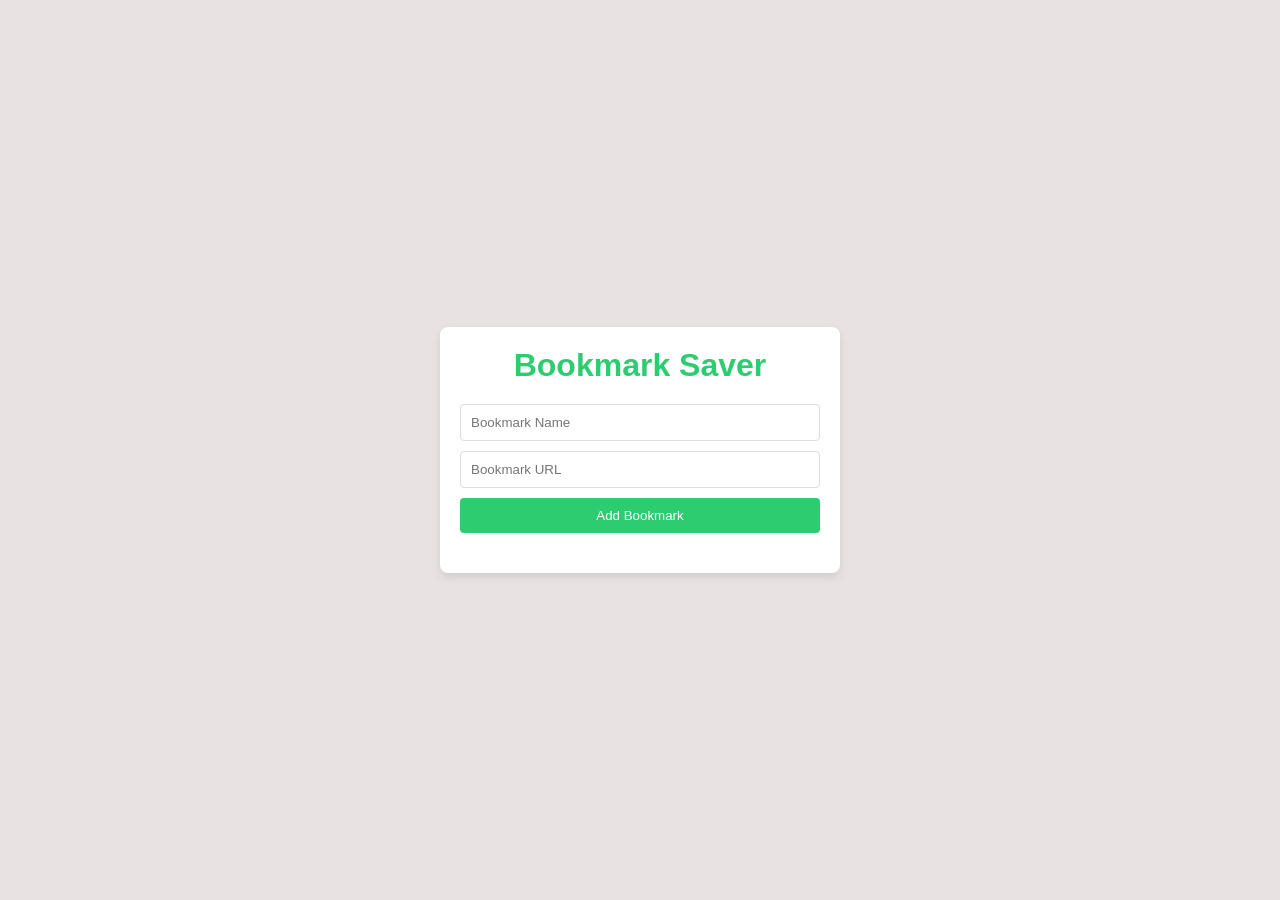
<file: Bookmark-Saver/index.html>
<!DOCTYPE html>
<html lang="en">
<head>
    <meta charset="UTF-8">
    <meta name="viewport" content="width=device-width, initial-scale=1.0">
    <title>Bookmark Saver</title>
    <link rel="stylesheet" href="style.css">
    
</head>
<body>
    <div class="app-container">
        <h1>Bookmark Saver</h1>
        <div class="input-container">
            <input type="text" id="bookmark-name" placeholder="Bookmark Name" />
            <input type="url" id="bookmark-url" placeholder="Bookmark URL" />
            <button id="add-bookmark">Add Bookmark</button>
        </div>

        <ul id="bookmark-list"></ul>
    </div>
    <script src="script.js"></script>
</body>
</html>
</file>
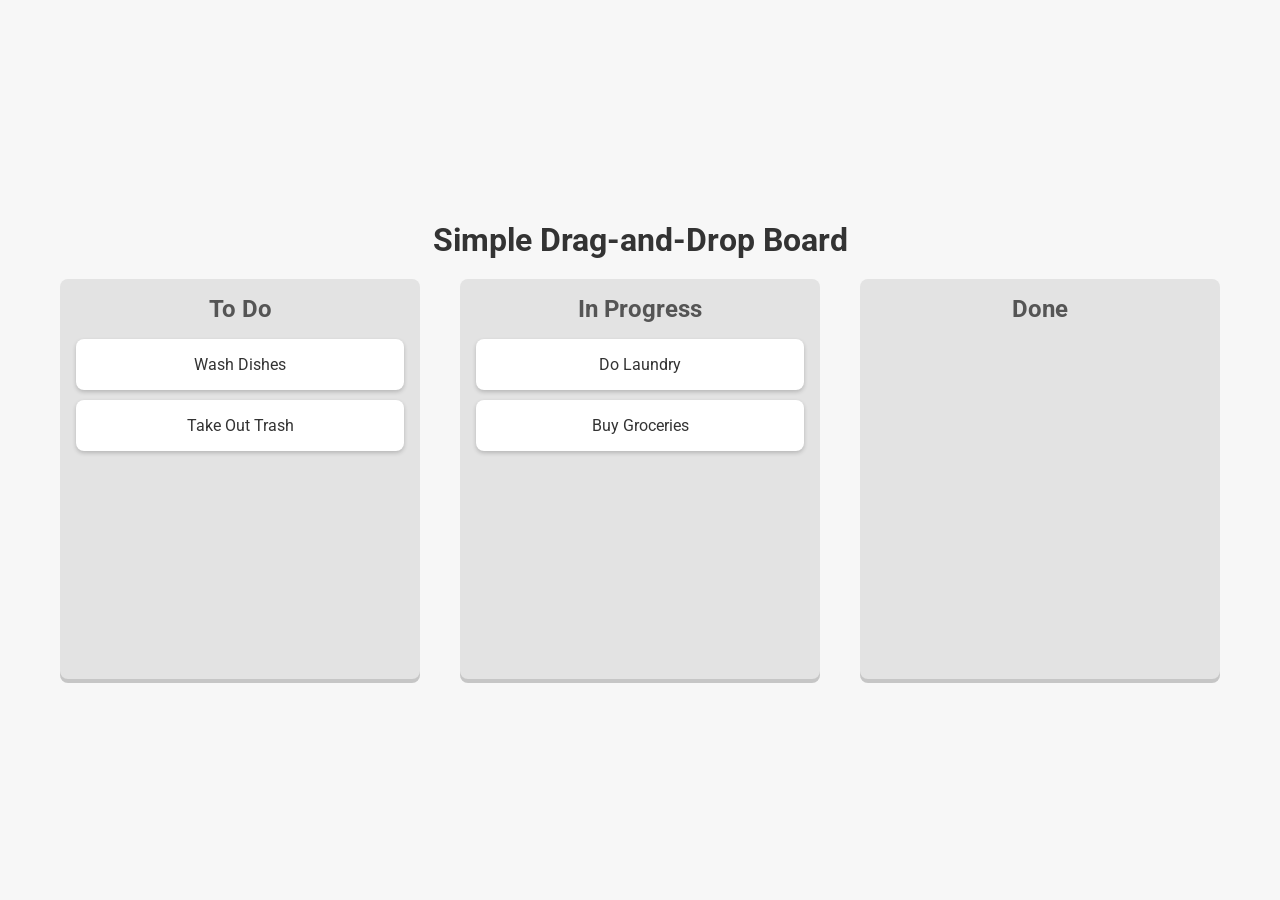
<file: Drag-n-Drop-Board/Index.html>
<!DOCTYPE html>
<html lang="en">
<head>
    <meta charset="UTF-8">
    <meta name="viewport" content="width=device-width, initial-scale=1.0">
    <title>Document</title>
    <link rel="stylesheet" href="style.css">
</head>
<body>
    <div class="container">
        <h1>Simple Drag-and-Drop Board</h1>

        <div class="board">
            <div class="list" id="list1">
                <h2>To Do</h2>
                <div class="card" draggable="true" id="card1">Wash Dishes</div>
                <div class="card" draggable="true" id="card2">Take Out Trash</div>
            </div>

            <div class="list" id="list2">
                <h2>In Progress</h2>
                <div class="card" draggable="true" id="card3">Do Laundry</div>
                <div class="card" draggable="true" id="card4">Buy Groceries</div>
        </div>

            <div class="list" id="list3">
                <h2>Done</h2>
            </div>
        </div>
    </div>
    <script src="script.js"></script>
</body>
</html>
</file>
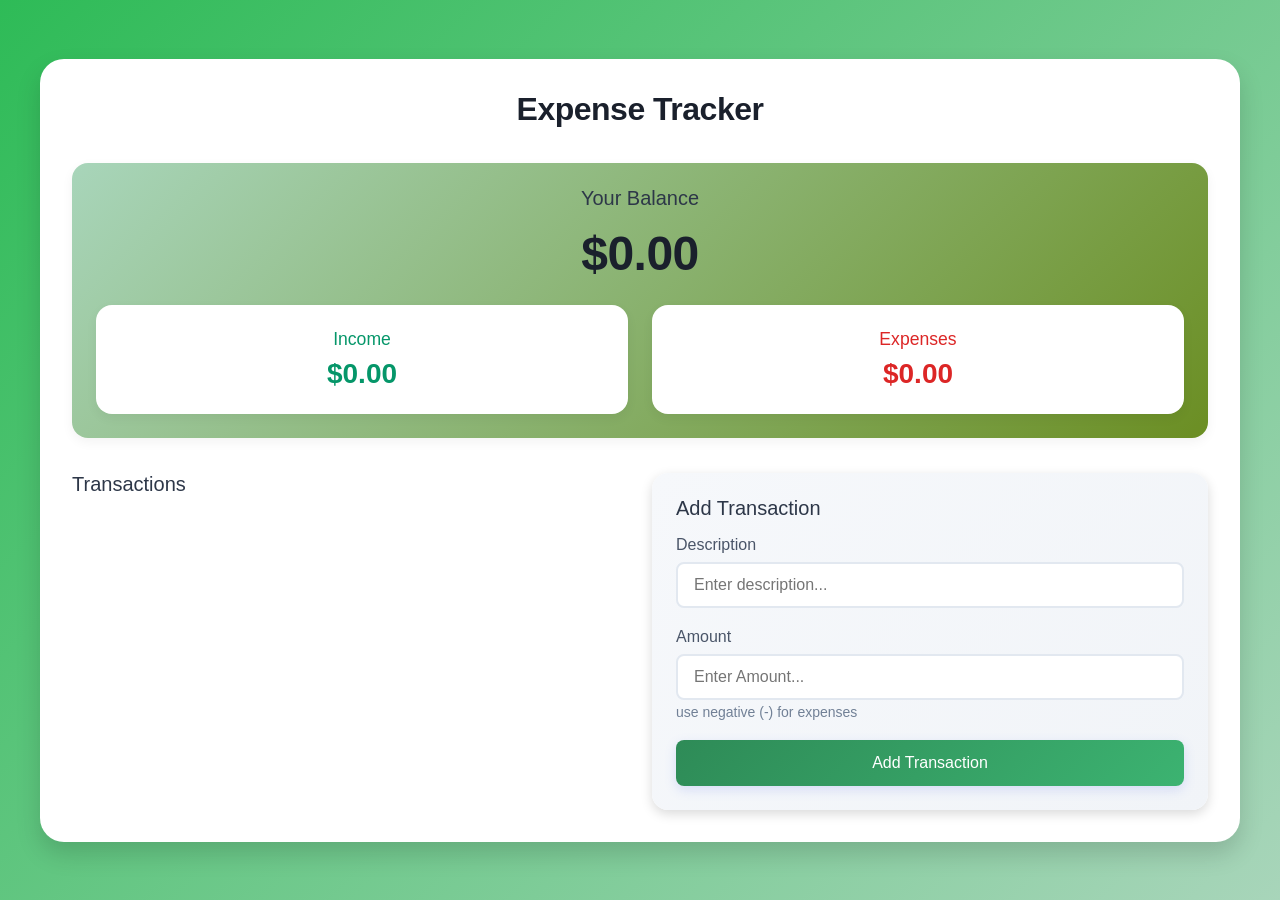
<file: Expense-Tracker/index.html>
<!DOCTYPE html>
<html lang="en">
<head>
    <meta charset="UTF-8">
    <meta name="viewport" content="width=device-width, initial-scale=1.0">
    <title>Expense Tracker</title>
    <link rel="stylesheet" href="style.css">
    <link href="https://fonts.googleapis.com/css?family=Roboto:100,200,300,regular,500,600,700,800,900,100italic,200italic,300italic,italic,500italic,600italic,700italic,800italic,900italic" rel="stylesheet" />
</head>
<body>
    <div class="container">
        <h1>Expense Tracker</h1>


        <div class="balance-container">
            <h2>Your Balance</h2>
            <h1 id="balance">$0.00</h1>

            <div class="summary">
                <div class="income">
                    <h3>Income</h3>
                    <p id="income-amount">$0.00</p>
                </div>
                <div class="expenses">
                    <h3>Expenses</h3>
                    <p id="expense-amount">$0.00</p>
                </div>
            </div>
        </div>

        <div class="main-content">
            <div class="transaction-container">
                <h2>Transactions</h2>
                <ul id="transaction-list">

                </ul>
            </div>

            <div class="form-container">
                <h2>Add Transaction</h2>

                <form id="transaction-form">
                    <div class="form-group">
                        <label for="description">Description</label>
                        <input type="textr" id="description" placeholder="Enter description..." required/>
                    </div>

                     <div class="form-group">
                        <label for="amount">Amount</label>
                        <input type="number" id="amount" placeholder="Enter Amount..." required/>
                        <small>use negative (-) for expenses</small>
                    </div>

                    <button type="submit">Add Transaction</button>
                </form>
            </div>
        </div>

    </div>
    <script src="script.js"></script>
</body>
</html>
</file>
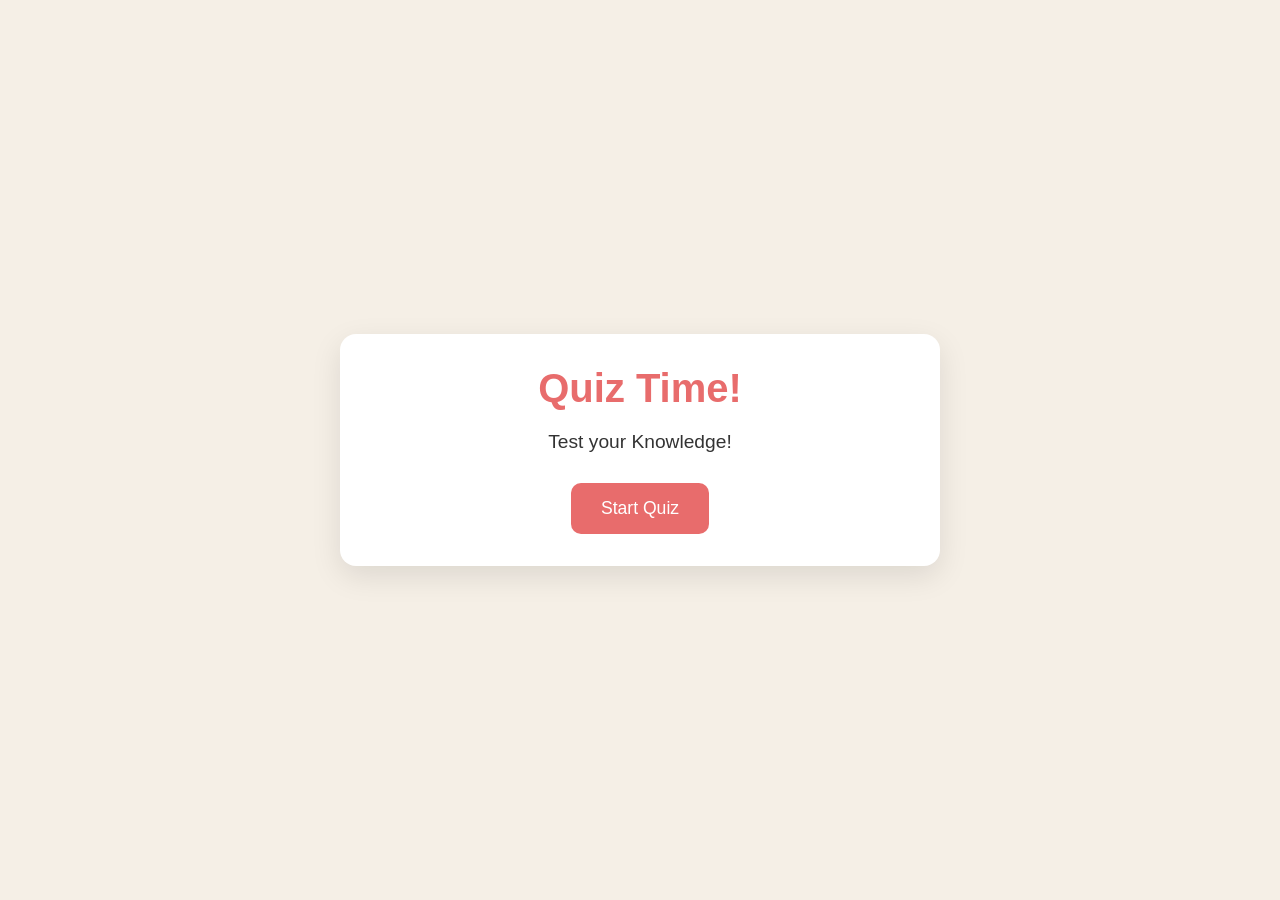
<file: Quiz-Game/index.html>
<!DOCTYPE html>
<html lang="en">
<head>
    <meta charset="UTF-8">
    <meta name="viewport" content="width=device-width, initial-scale=1.0">
    <title>Quiz Game</title>
    <link rel="stylesheet" href="style.css">
</head>
<body>
    <div class="container">
        <div class="screen active" id="start-screen">
            <h1>Quiz Time!</h1>
            <p>Test your Knowledge!</p>
            <button id="start-btn">Start Quiz</button>
        </div>


        <div class="screen" id="question-screen">
            <h2 id="question-text">Question Text</h2>
            <div class="quiz-info">
                <p>
                    Question <span id="current-question">1</span> of <span id="total-questions">5</span>
                </p>

                <p>
                    Score: <span id="score">0</span>
                </p>

            </div>
            <div id="answers-container" class="answers-container">
                <!-- Answer buttons will be inserted here from my js code -->
                
            </div>

            <div class="progress-bar">
                <div id="progress" class="progress"></div>
            </div>
        </div>

        <div id="result-screen" class="screen">
            <h1>Quiz Results</h1>
            <div class="result-info">
                <p>Your final score is: <span id="final-score">0</span> out of <span id="max-score">5</span></p>
                <div id="result-message">Good Job!</div>
            </div>
            <button id="restart-btn">Restart Quiz</button>
        </div>

    </div>
    <script src="script.js"></script>
</body>
</html>
</file>
<file: Bookmark-Saver/style.css>
* {
    margin: 0;
    padding: 0;
    box-sizing: border-box;
}

body {
    font-family: sans-serif;
    background-color: rgb(233, 226, 226);
    color: #333;
    display: flex;
    justify-content: center;
    align-items: center;
    height: 100vh;
}

.app-container {
    background-color: #fff;
    padding: 20px;
    border-radius: 8px;
    box-shadow: 0 4px 10px rgba(0, 0, 0, 0.1);
    max-width: 400px;
    width: 90%;
    text-align: center;
}

h1 {
    color: #2ecc71;
    margin-bottom: 20px;
}

.input-container {
    display: flex;
    flex-direction: column;
    gap: 10px;
    margin-bottom: 20px;
}

input {
    padding: 10px;
    border-radius: 4px;
    border: 1px solid #ddd;
}

button {
    padding: 10px;
    background-color: #2ecc71;
    color: white;
    border: none;
    border-radius: 4px;
    cursor: pointer;
    transition: background-color 0.3s ease;
}

button:hover {
    background-color: #27ae60;
}

#bookmark-list {
    list-style: none;
    padding: 0;
}

#bookmark-list li {
    background-color: #f9f9f9;
    padding: 10px;
    border: 1px solid #ddd;
    border-radius: 4px;
    margin-bottom: 10px;
    display: flex;
    justify-content: space-between;
    align-items: center;
}

#bookmark-list a {
    color: #2ecc71;
    text-decoration: none;
}

#bookmark-list button {
    background-color: #e74c3c;
    padding: 5px 10px;
}

#bookmark-list button:hover {
    background-color: #c0392b;
}
</file>
<file: Drag-n-Drop-Board/style.css>
@import url(https://fonts.googleapis.com/css?family=Roboto:100,200,300,regular,500,600,700,800,900,100italic,200italic,300italic,italic,500italic,600italic,700italic,800italic,900italic);

* {
    margin: 0;
    padding: 0;
    box-sizing: border-box;
}

body {
    font-family: 'Roboto', sans-serif;
    background-color: #f7f7f7;
    display: flex;
    justify-content: center;
    align-items: center;
    min-height: 100vh;
}

.container {
    text-align: center;
    width: 100%;
    padding: 1.2rem;
}

h1 {
    color: #333;
    margin-bottom: 20px;
    font-size: 2rem;
}

.board {
    display: flex;
    justify-content: space-evenly;
    align-items: flex-start;
    width: 100%;
    max-width: 1200px;
    margin: 0 auto;
    gap: 20px;
}

.list {
    background-color: #e3e3e3;
    padding: 1rem;
    border-radius: 8px;
    width: 30%;
    min-height: 400px;
    box-shadow: 0 4px rgba(0, 0, 0, 0.2);
}

.list h2 {
    color: #555;
    margin-bottom: 1rem;
    font-size: 1.5rem;
}

.card {
    background-color: white;
    color: #333;
    padding: 1rem;
    margin-bottom: 10px;
    border-radius: 8px;
    cursor: grab;
    box-shadow: 0 2px 4px rgba(0, 0, 0, 0.2);
    transition: transform 0.2s, box-shadow 0.2s;
}

.card:active {
    cursor: grabbing;
    transform: scale(1.05);
    box-shadow: 0 4px 8px rgba(0, 0, 0, 0.2);
}

.list.over {
    background-color: #ffffff;
}

@media (max-width:768px) {
    .board {
        flex-direction: column;
        align-items: center;
    }

    .list {
        width: 80%;
        margin-bottom: 20px;
    }
}
</file>
<file: Expense-Tracker/style.css>
* {
    margin: 0;
    padding: 0;
    box-sizing: border-box;
}

body {
    background: linear-gradient(135deg, #2eBb57, #a8d5ba);
    min-height: 100vh;
    font-family: sans-serif;
    display: flex;
    align-items: center;
    justify-content: center;
    padding: 20px;
    color: #2d3436;
}

.container {
    width: 100%;
    max-width: 1200px;
    background-color: #fff;
    padding: 2rem;
    border-radius: 24px;
    box-shadow: 0 12px 24px rgba(0, 0, 0, 0.15);
}

h1 {
    text-align: center;
    color: #1a202c;
    margin-bottom: 35px;
    font-size: 2rem;
    font-weight: 600;
    letter-spacing: -0.5px;
}

h2 {
    color: #2d3748;
    margin-bottom: 1rem;
    font-size: 1.25rem;
    font-weight: 500;
}

.balance-container {
    text-align: center;
    margin-bottom: 35px;
    padding: 24px;
    background: linear-gradient(135deg, #a8d5ba, #6b8e23);
    border-radius: 1rem;
    box-shadow: 0 4px 12px rgba(0, 0, 0, 0.05);
}

.balance-container h1 {
    font-size: 3rem;
    margin: 15px 0;
}

.summary {
    display: grid;
    grid-template-columns: 1fr 1fr;
    gap: 24px;
    margin-top: 24px;
}

.main-content {
    display: grid;
    grid-template-columns: 1fr 1fr;
    gap: 24px;
}

.income,
.expenses {
    background-color: #fff;
    padding: 24px;
    border-radius: 1rem;
    box-shadow: 0 4px 12px rgba(0, 0, 0, 0.05);
    transition: transform 0.2s ease;
}

.income:hover,
.expenses:hover {
    transform: translateY(-2px);
}

.income h3 {
    color: #059669;
    font-size: 1.1rem;
    font-weight: 500;
}

.expenses h3 {
    color: #dc2626;
    font-size: 1.1rem;
    font-weight: 500;
}

.income p, 
.expenses p {
    margin-top: 8px;
    font-size: 1.75rem;
    font-weight: 600;
}

.income p {
    color: #059669;
}

.expenses p {
    color: #dc2626;
}

.transaction-container {
    height: 100%;
    display: flex;
    flex-direction: column;
}

#transaction-list {
    list-style: none;
    max-height: 500px;
    overflow-y: auto;
    padding-right: 8px;
    flex-grow: 1;
}

#transaction-list::-webkit-scrollbar{
    width: 8px;
}

#transaction-list::-webkit-scrollbar-track{
    /* Track is the bg of the scrollbar */
    background-color: #f1f1f1;
    border-radius: 4px;
}
#transaction-list::-webkit-scrollbar-thumb{
    /* thumb is the draggable part of the scroll bar */
    background-color: #cdd5e0;
    border-radius: 4px;

}
#transaction-list::-webkit-scrollbar-thumb:hover{
    background-color: #a0aec0;
}

.transaction {
    display: flex;
    justify-content: space-between;
    align-items: center;
    padding: 1rem 1.2rem;
    margin-bottom: 12px;
    border-radius: 12px;
    background-color: #fff;
    box-shadow: 0 2px 8px rgba(0, 0, 0, 0.05);
    transition: all 0.2s ease;
    border-right: 5px solid;
    animation: slideIn 0.3s ease;
}

@keyframes slideIn {
    from {
        opacity: 0;
        transform: translateX(-20px);
    }

    to {
        opacity: 1;
        transform: translateX(0px);
    }
}

.transaction:hover {
  transform: translateX(4px);
  box-shadow: 0 4px 12px rgba(0, 0, 0, 0.1);
}

.transaction.income {
  border-right-color: #059669;
}

.transaction.expense {
  border-right-color: #dc2626;
}

.transaction .delete-btn {
  background: none;
  border: none;
  color: #dc2626;
  cursor: pointer;
  font-size: 1.4rem;
  opacity: 0;
  transition: all 0.2s ease;
  padding: 4px 8px;
  border-radius: 4px;
  margin-left: 12px;
}

.transaction:hover .delete-btn {
  opacity: 1;
}

.transaction .delete-btn:hover {
  background-color: #fee2e2;
  transform: scale(1.1);
}

.form-container {
  background: linear-gradient(135deg, #f6f8fb, #f1f4f8);
  padding: 24px;
  border-radius: 16px;
  box-shadow: 0 4px 12px rgba(0, 0, 0, 0.15);
  height: 100%;
  display: flex;
  flex-direction: column;
}

.form-container form {
  height: 100%;
  display: flex;
  flex-direction: column;
}

.form-group {
  margin-bottom: 20px;
}

label {
  display: block;
  margin-bottom: 8px;
  color: #4a5568;
  font-weight: 500;
}

input {
  width: 100%;
  padding: 12px 16px;
  border: 2px solid #e2e8f0;
  border-radius: 8px;
  font-size: 1rem;
  transition: all 0.2s ease;
  background-color: white;
}

input:focus {
  outline: none;
  border-color: #667eea;
  box-shadow: 0 0 0 3px rgba(102, 126, 234, 0.1);
}

input:hover {
  border-color: #cbd5e0;
}

small {
  color: #718096;
  font-size: 0.875rem;
  margin-top: 4px;
  display: block;
}

button[type="submit"] {
  width: 100%;
  padding: 14px;
  background: linear-gradient(135deg, #2e8b57 0%, #3cb371 100%);
  color: white;
  border: none;
  border-radius: 8px;
  cursor: pointer;
  font-size: 1rem;
  font-weight: 500;
  transition: all 0.2s ease;
  box-shadow: 0 4px 12px rgba(102, 126, 234, 0.2);
  margin-top: auto;
}

button[type="submit"]:hover {
  transform: translateY(-2px);
  box-shadow: 0 6px 16px rgba(102, 126, 234, 0.3);
}

button[type="submit"]:active {
  transform: translateY(0);
}

/* responsiveness */

@media (max-width: 900px) {
  .main-content {
    grid-template-columns: 1fr;
  }

  #transaction-list {
    max-height: 300px;
  }
}

@media (max-width: 480px) {
  .container {
    padding: 24px;
  }

  .summary {
    grid-template-columns: 1fr;
    gap: 16px;
  }

  .balance-container h1 {
    font-size: 2.5rem;
  }

  .income p,
  .expenses p {
    font-size: 1.5rem;
  }

  .transaction {
    padding: 14px 16px;
  }

  h1 {
    font-size: 1.8rem;
  }
}
</file>
<file: Quiz-Game/style.css>
/* Basic Reset */
* {
    margin: 0;
    padding: 0;
    box-sizing: border-box;
}

body {
    background-color: #f5efe6;
    display: flex;
    justify-content: center;
    align-items: center;
    min-height: 100vh;
    padding: 1rem;
    font-family: 'Arial', sans-serif;
}

.container {
    background-color: white;
    border-radius: 1rem;
    box-shadow: 0 10px 30px rgba(0, 0, 0, 0.1);
    width: 100%;
    max-width: 600px;
    overflow: hidden;
    position: relative;
}

/* Screens */
.screen {
    display: none;
    padding: 2rem;
    text-align: center;
}

.screen.active {
    display: block;
}

/* Start Screen */
#start-screen h1 {
    color: #e86c6c;
    margin-bottom: 20px;
    font-size: 2.5rem;
}

#start-screen p {
    color: #333;
    font-size: 1.2rem;
    margin-bottom: 30px;
}

.quiz-header {
    margin-bottom: 2rem;
}

#question-text {
    color: black;
    font-size: 1.5rem;
    margin-bottom: 1rem;
    line-height: 1.4;
}

.quiz-info {
    display: flex;
    justify-content: space-between;
    color: #666;
    font-size: 1rem;
    margin-bottom: 10px;
}

.answers-container {
    display: flex;
    flex-direction: column;
    gap: 10px;
    margin-bottom: 25px;
}

.answer-btn {
    background-color: #f8f0e5;
    color: #6f1717;
    border: 2px solid #eadbc8;
    border-radius: 10px;
    padding: 1rem;
    cursor: pointer;
    text-align: left;
    transition: all 0.3s ease;
}

.answer-btn:hover {
    background-color: #dfb6a3;
    border-color: #dac0ae;
}

.answer-btn.correct {
    background-color: #c8e6c9;
    border-color: #a5d6a7;
    color: #2e7d32;
}

.progress-bar {
    height: 10px;
    background-color: #e0e0e0;
    border-radius: 5px;
    overflow: hidden;
    margin-top: 20px;
}

.progress {
    height: 100%;
    background-color: #76c7c0;
    width: 0;
    transition: width 0.3s ease;
}

/* Result Screen */
#result-screen h1 {
    color: #ea1010;
    margin-bottom: 30px;
    font-size: 2.5rem;
}

.results-info {
    background-color: #f8f0e5;
    border-radius: 10px;
    padding: 2opx;
    margin-bottom: 30px;
}

.result-info p {
    font-size: 1.2rem;
    color: #333;
    margin-bottom: 1rem;
}

#result-message {
    font-size: 1.5rem;
    font-weight: 600;
    color: #2e7d32;
}

button {
    background-color: #e86c6c;
    color: white;
    border: none;
    border-radius: 10px;
    padding: 15px 30px;
    cursor: pointer;
    font-size: 1.1rem;
    cursor: pointer;
    transition: background-color 0.3s ease;
}

button:hover {
    background-color: #d65c5c;
}

/* Responsive Design */
@media (max-width: 500px) {
/* when we hit 500px and below, implement the styles below */
    .screen {
        padding: 1rem;
    }

    #start-screen h1 {
        font-size: 2rem;
    }

    #question-text {
        font-size: 1.2rem;
    }

    .answer-btn {
        padding: 12px;
    }

    button {
        padding: 12px 25px;
        font-size: 1rem;
    }

}
</file>
